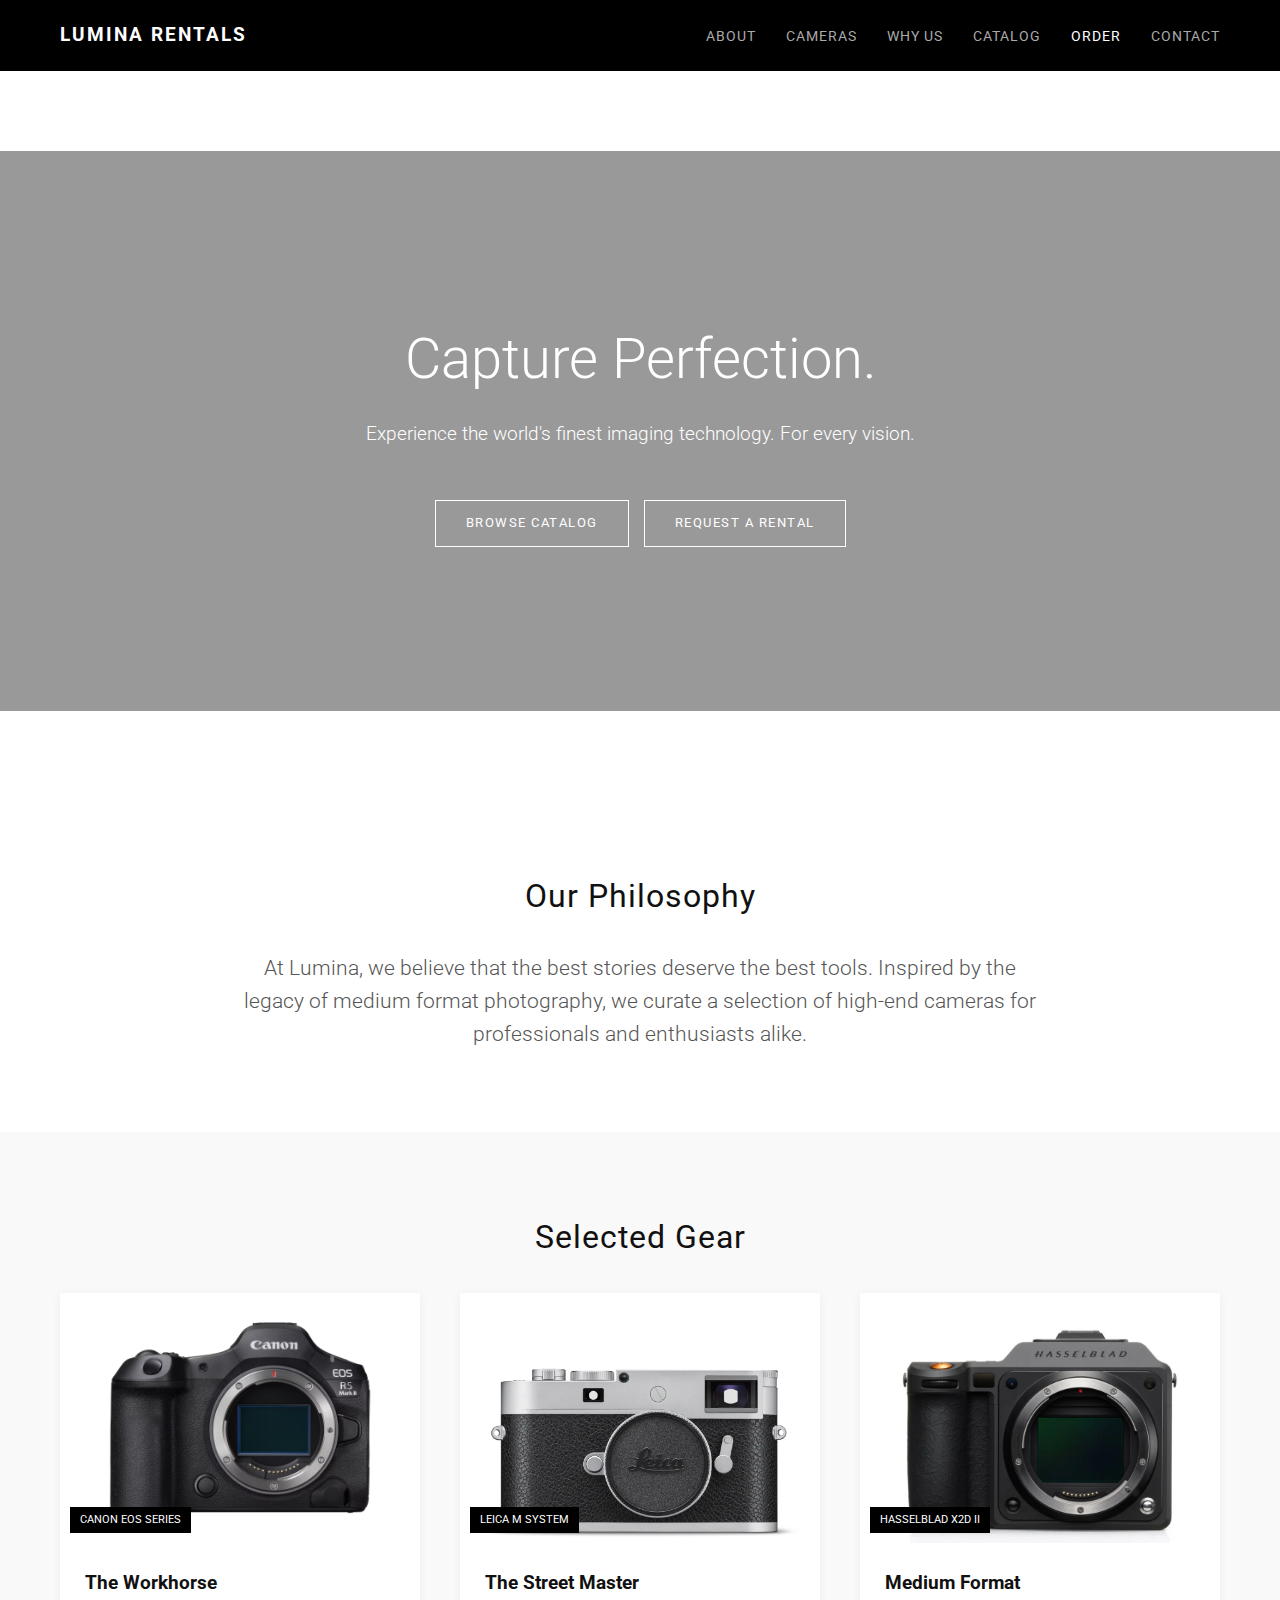
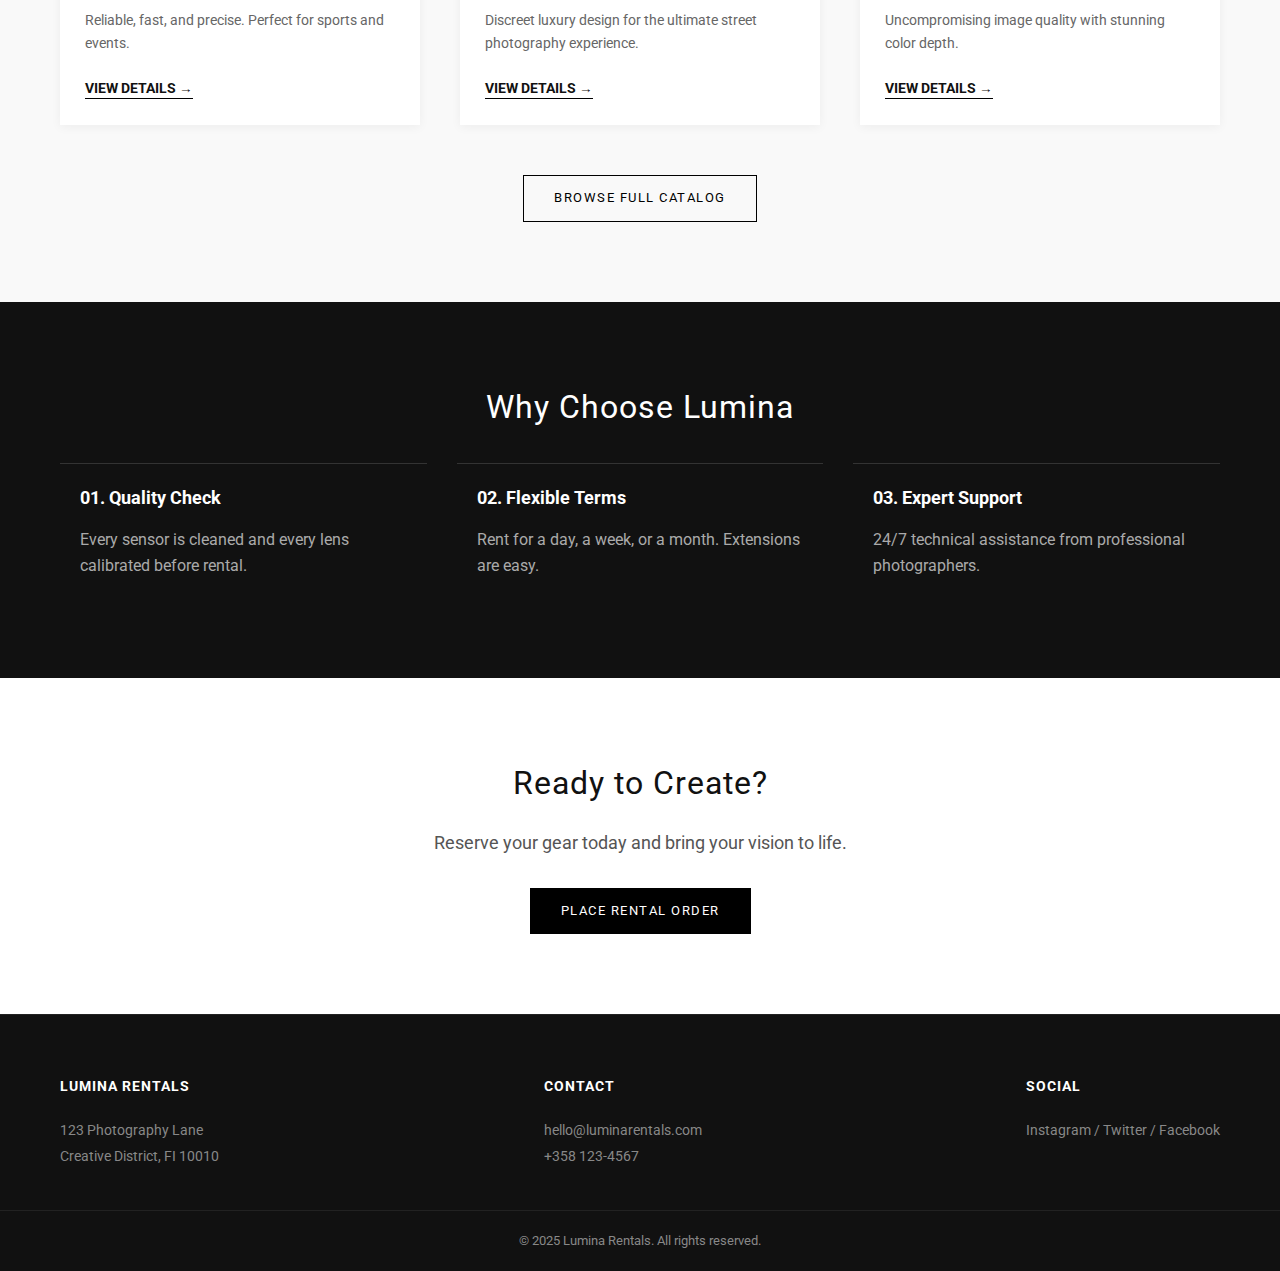
<file: index.html>
<!DOCTYPE html>
<html lang="en">
  <head>
    <meta charset="UTF-8" />
    <meta name="viewport" content="width=device-width, initial-scale=1.0" />
    <title>Lumina Rentals && Premium Camera Gear</title>
    <link rel="preconnect" href="https://fonts.googleapis.com" />
    <link rel="preconnect" href="https://fonts.gstatic.com" crossorigin />
    <link
      href="https://fonts.googleapis.com/css2?family=Roboto:wght@300;400;700&display=swap"
      rel="stylesheet"
    />

    <link rel="stylesheet" href="style.css" />
  </head>
  <body>
    <header id="navbar"></header>

    <main>
      <section id="hero">
        <div class="hero-overlay">
          <div class="hero-text">
            <h1>Capture Perfection.</h1>
            <p class="tagline">
              Experience the world's finest imaging technology. For every
              vision.
            </p>
            <div class="hero-actions">
              <a href="./catalog.html" class="btn-primary">Browse Catalog</a>
              <a href="./order.html" class="btn-secondary btn-light"
                >Request a Rental</a
              >
            </div>
          </div>
        </div>
      </section>

      <section id="about">
        <div class="container">
          <h2>Our Philosophy</h2>
          <p class="lead-text">
            At Lumina, we believe that the best stories deserve the best tools.
            Inspired by the legacy of medium format photography, we curate a
            selection of high-end cameras for professionals and enthusiasts
            alike.
          </p>
        </div>
      </section>

      <section id="products">
        <div class="container">
          <h2>Selected Gear</h2>
          <div class="product-grid">
            <article class="product-card">
              <figure>
                <img
                  src="./asset/eos-r5-mark-ii.png"
                  alt="Professional DSLR Camera"
                  id="canon"
                />
                <figcaption>Canon EOS Series</figcaption>
              </figure>
              <div class="card-details">
                <h3>The Workhorse</h3>
                <p>
                  Reliable, fast, and precise. Perfect for sports and events.
                </p>
                <a href="#" class="btn-text">View Details &rarr;</a>
              </div>
            </article>

            <article class="product-card">
              <figure>
                <img
                  src="./asset/leica.png.webp"
                  alt="Vintage Style Mirrorless Camera"
                />
                <figcaption>Leica M System</figcaption>
              </figure>
              <div class="card-details">
                <h3>The Street Master</h3>
                <p>
                  Discreet luxury design for the ultimate street photography
                  experience.
                </p>
                <a href="#" class="btn-text">View Details &rarr;</a>
              </div>
            </article>

            <article class="product-card">
              <figure>
                <img
                  src="./asset/hasselblad-x2d-ii-100c.webp"
                  alt="Medium Format Camera"
                  id="hasselblad"
                />
                <figcaption>Hasselblad X2D II</figcaption>
              </figure>
              <div class="card-details">
                <h3>Medium Format</h3>
                <p>Uncompromising image quality with stunning color depth.</p>
                <a href="#" class="btn-text">View Details &rarr;</a>
              </div>
            </article>
          </div>
          <div class="center-btn">
            <a href="./catalog.html" class="btn-secondary"
              >Browse Full Catalog</a
            >
          </div>
        </div>
      </section>

      <section id="features">
        <div class="container">
          <h2>Why Choose Lumina</h2>
          <div class="features-grid">
            <div class="feature-item">
              <h3>01. Quality Check</h3>
              <p>
                Every sensor is cleaned and every lens calibrated before rental.
              </p>
            </div>
            <div class="feature-item">
              <h3>02. Flexible Terms</h3>
              <p>Rent for a day, a week, or a month. Extensions are easy.</p>
            </div>
            <div class="feature-item">
              <h3>03. Expert Support</h3>
              <p>24/7 technical assistance from professional photographers.</p>
            </div>
          </div>
        </div>
      </section>

      <section id="cta">
        <div class="container">
          <h2>Ready to Create?</h2>
          <p>Reserve your gear today and bring your vision to life.</p>
          <a href="./order.html" class="btn-primary btn-inverted"
            >Place Rental Order</a
          >
        </div>
      </section>
    </main>

    <footer id="contact"></footer>

    <script src="loader.js"></script>
  </body>
</html>
</file>
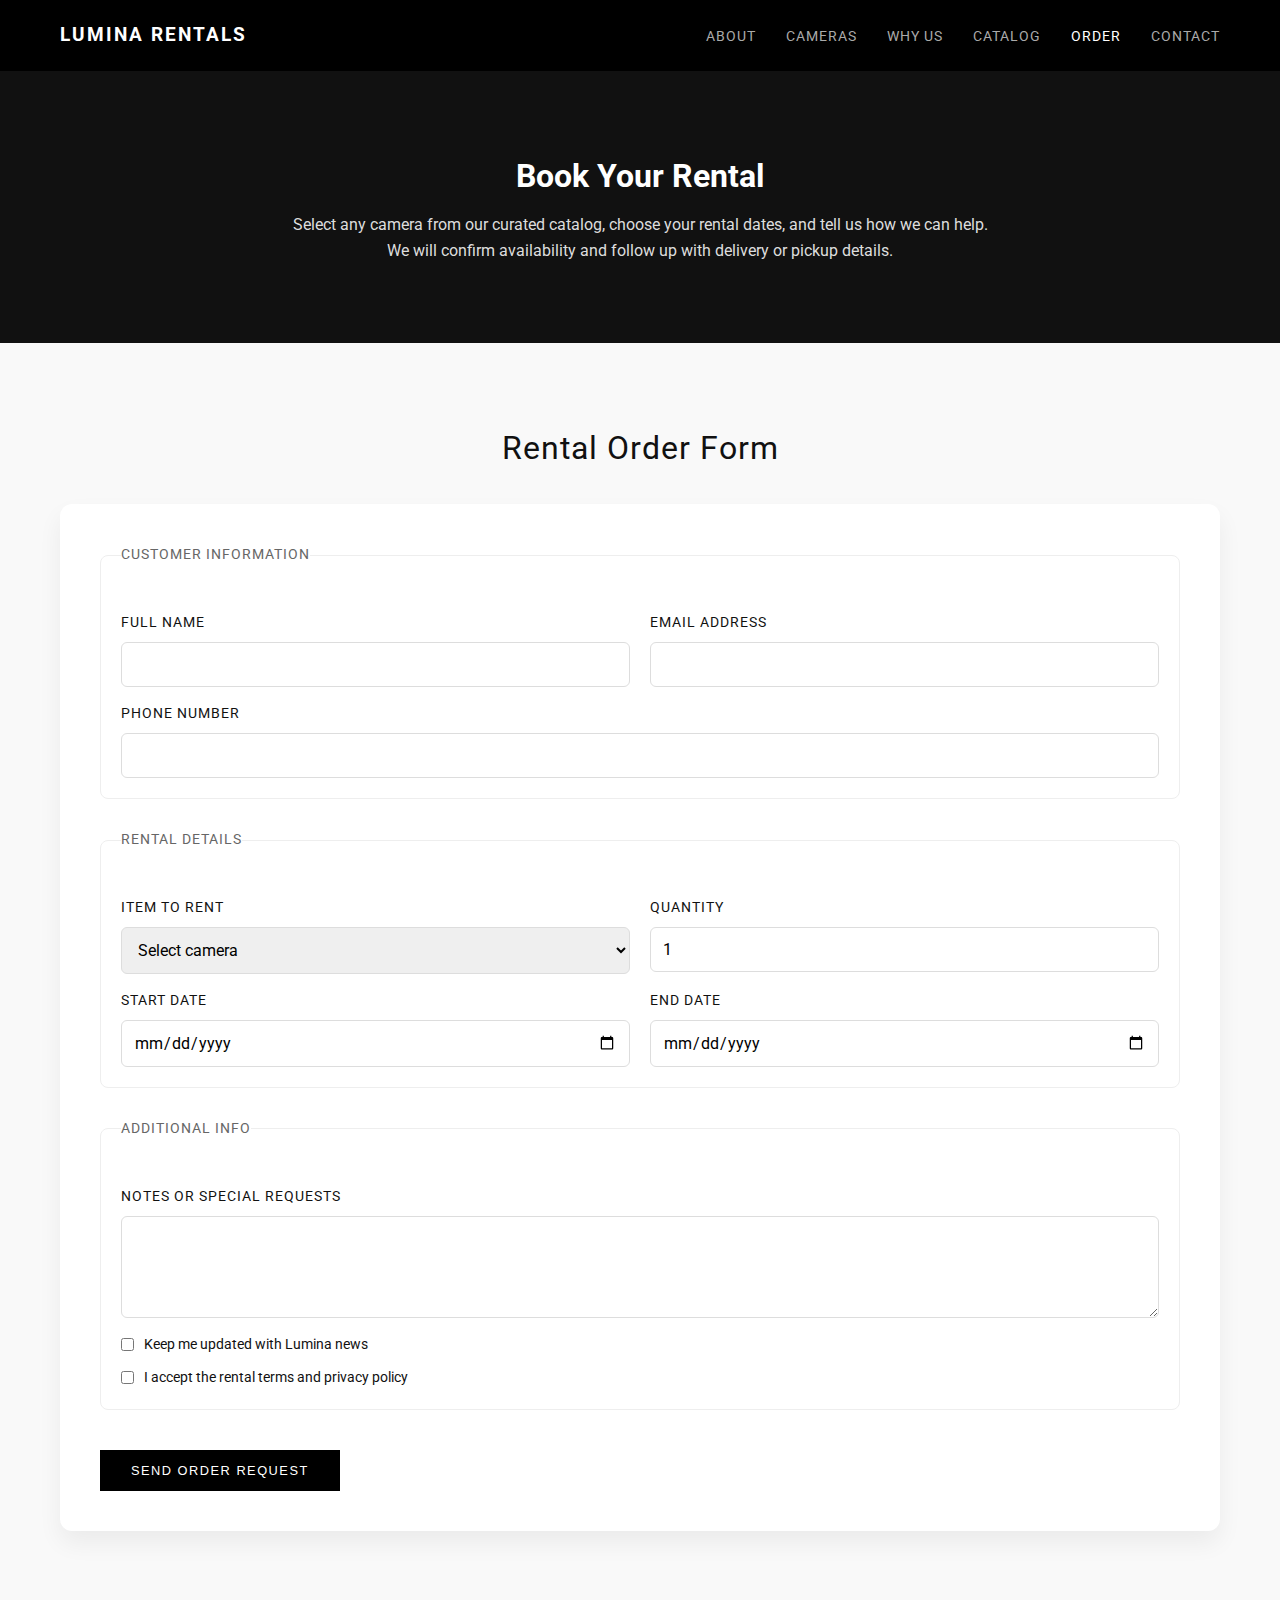
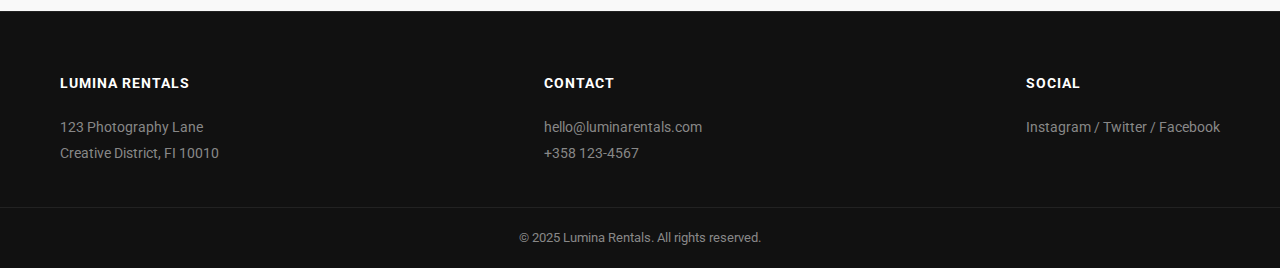
<file: order.html>
<!DOCTYPE html>
<html lang="en">
  <head>
    <meta charset="UTF-8" />
    <meta name="viewport" content="width=device-width, initial-scale=1.0" />
    <title>Rental Order | Lumina Rentals</title>
    <link rel="preconnect" href="https://fonts.googleapis.com" />
    <link rel="preconnect" href="https://fonts.gstatic.com" crossorigin />
    <link
      href="https://fonts.googleapis.com/css2?family=Roboto:wght@300;400;700&display=swap"
      rel="stylesheet"
    />
    <link rel="stylesheet" href="style.css" />
  </head>
  <body>
    <header id="navbar"></header>
    <main>
      <section id="order-hero">
        <div class="container">
          <h1>Book Your Rental</h1>
          <p>
            Select any camera from our curated catalog, choose your rental dates,
            and tell us how we can help. We will confirm availability and follow
            up with delivery or pickup details.
          </p>
        </div>
      </section>

      <section id="order-form">
        <div class="container">
          <h2>Rental Order Form</h2>
          <form class="order-form" action="#" method="post">
            <fieldset>
              <legend>Customer Information</legend>
              <div class="form-row">
                <div class="form-group">
                  <label for="fullName">Full name</label>
                  <input type="text" id="fullName" name="fullName" required />
                </div>
                <div class="form-group">
                  <label for="email">Email address</label>
                  <input type="email" id="email" name="email" required />
                </div>
              </div>
              <div class="form-row">
                <div class="form-group">
                  <label for="phone">Phone number</label>
                  <input type="tel" id="phone" name="phone" required />
                </div>
              </div>
            </fieldset>

            <fieldset>
              <legend>Rental Details</legend>
              <div class="form-row">
                <div class="form-group">
                  <label for="item">Item to rent</label>
                  <select id="item" name="item" required>
                    <option value="">Select camera</option>
                    <option value="sony-a9-iii">Sony A9 III</option>
                    <option value="canon-eos-r5-mark-ii">Canon EOS R5 Mark II</option>
                    <option value="canon-eos-r6-mark-iii">Canon EOS R6 Mark III</option>
                    <option value="fujifilm-x-t5">Fujifilm X-T5</option>
                    <option value="hasselblad-x2d-ii">Hasselblad X2D II 100C</option>
                    <option value="leica-m11-d">Leica M11-D</option>
                    <option value="nikon-z6-ii">Nikon Z6 II</option>
                    <option value="leica-q3">Leica Q3</option>
                    <option value="sony-a7-iv">Sony A7 IV</option>
                    <option value="hasselblad-x1d-ii">Hasselblad X1D II</option>
                  </select>
                </div>
                <div class="form-group">
                  <label for="quantity">Quantity</label>
                  <input
                    type="number"
                    id="quantity"
                    name="quantity"
                    min="1"
                    max="5"
                    value="1"
                    required
                  />
                </div>
              </div>
              <div class="form-row">
                <div class="form-group">
                  <label for="startDate">Start date</label>
                  <input type="date" id="startDate" name="startDate" required />
                </div>
                <div class="form-group">
                  <label for="endDate">End date</label>
                  <input type="date" id="endDate" name="endDate" required />
                </div>
              </div>
            </fieldset>

            <fieldset>
              <legend>Additional info</legend>
              <div class="form-row">
                <div class="form-group">
                  <label for="message">Notes or special requests</label>
                  <textarea id="message" name="message" rows="4"></textarea>
                </div>
              </div>
              <div class="checkbox-group">
                <label>
                  <input type="checkbox" name="newsletter" />
                  Keep me updated with Lumina news
                </label>
                <label>
                  <input type="checkbox" name="terms" required />
                  I accept the rental terms and privacy policy
                </label>
              </div>
            </fieldset>

            <button type="submit" class="btn-primary btn-inverted">
              Send order request
            </button>
          </form>
        </div>
      </section>
    </main>

    <footer id="contact"></footer>

    <script src="loader.js"></script>
  </body>
</html>
</file>
<file: style.css>
* {
  margin: 0;
  padding: 0;
  box-sizing: border-box;
}

body {
  font-family: "Roboto", sans-serif;
  color: #111;
  line-height: 1.6;
  background-color: #fff;
}

a {
  text-decoration: none;
  color: inherit;
  transition: opacity 0.3s ease;
}

a:hover {
  opacity: 0.7;
}

ul {
  list-style: none;
}

img {
  max-width: 100%;
  display: block;
}

.container {
  max-width: 1200px;
  margin: 0 auto;
  padding: 0 20px;
}

header {
  background-color: #000;
  color: #fff;
  padding: 20px 0;
  position: sticky;
  top: 0;
  z-index: 100;
}

.header-content {
  display: flex;
  justify-content: space-between;
  align-items: center;
}

.logo {
  font-size: 1.2rem;
  font-weight: bold;
  letter-spacing: 2px;
  text-transform: uppercase;
  cursor: pointer;
}

nav ul {
  display: flex;
  gap: 30px;
}

nav a {
  font-size: 0.9rem;
  text-transform: uppercase;
  letter-spacing: 1px;
  color: #aaa;
}

nav a:hover,
nav a.nav-cta {
  color: #fff;
}

#hero {
  height: 80vh;
  background-image: url("https://images.unsplash.com/photo-1516961642265-531546e84af2?ixlib=rb-4.0.3&auto=format&fit=crop&w=1920&q=80");
  background-size: cover;
  background-position: center 82%;
  display: flex;
  align-items: center;
  justify-content: center;
  position: relative;
  color: #fff;
}

.hero-overlay {
  background: rgba(0, 0, 0, 0.4);
  width: 100%;
  height: 100%;
  display: flex;
  align-items: center;
  justify-content: center;
  text-align: center;
}

.hero-text {
  max-width: 700px;
  padding: 20px;

  animation: fadeIn 1.5s ease-out;
}

.hero-actions {
  margin-top: 20px;
  display: inline-flex;
  gap: 15px;
  flex-wrap: wrap;
  justify-content: center;
}

.hero-text h1 {
  font-size: 3.5rem;
  margin-bottom: 15px;
  font-weight: 300;
}

.hero-text .tagline {
  font-size: 1.2rem;
  margin-bottom: 30px;
  font-weight: 300;
}

@keyframes fadeIn {
  from {
    opacity: 0;
    transform: translateY(20px);
  }
  to {
    opacity: 1;
    transform: translateY(0);
  }
}

.btn-primary {
  display: inline-block;
  padding: 12px 30px;
  border: 1px solid #fff;
  color: #fff;
  text-transform: uppercase;
  font-size: 0.8rem;
  letter-spacing: 1.5px;
  transition: all 0.3s ease;
}

.btn-primary:hover {
  background-color: #fff;
  color: #000;
  opacity: 1;
}

.btn-secondary {
  display: inline-block;
  padding: 12px 30px;
  border: 1px solid #000;
  color: #000;
  text-transform: uppercase;
  font-size: 0.8rem;
  letter-spacing: 1.5px;
}

.btn-secondary:hover {
  background-color: #000;
  color: #fff;
  opacity: 1;
}

.btn-light {
  border-color: #fff;
  color: #fff;
}

.btn-light:hover {
  background-color: #fff;
  color: #000;
}

section {
  padding: 80px 0;
}

section h2 {
  font-size: 2rem;
  text-align: center;
  margin-bottom: 30px;
  font-weight: 400;
  letter-spacing: 1px;
}

#about {
  background-color: #fff;
  text-align: center;
}

.lead-text {
  font-size: 1.3rem;
  max-width: 800px;
  margin: 0 auto;
  color: #555;
  font-weight: 300;
}

#products {
  background-color: #f9f9f9;
}

.product-grid {
  display: grid;
  grid-template-columns: repeat(auto-fit, minmax(300px, 1fr));
  gap: 40px;
  margin-bottom: 50px;
}

.product-card {
  background: #fff;
  box-shadow: 0 2px 10px rgba(0, 0, 0, 0.05);
  transition: transform 0.3s ease;
}

.product-card:hover {
  transform: translateY(-10px);
}

.product-card figure {
  height: 250px;
  overflow: hidden;
  position: relative;
}

.product-card img {
  width: 100%;
  height: 100%;
  object-fit: cover;
}

#canon {
  width: 80%;
  height: auto;
  position: absolute;
  top: 50%;
  left: 50%;
  transform: translate(-50%, -50%);
}

#hasselblad {
  position: absolute;
  top: 50%;
  left: 50%;
  transform: translate(-50%, -40%);
}

.product-card figcaption {
  position: absolute;
  bottom: 10px;
  left: 10px;
  background: #000;
  color: #fff;
  padding: 4px 10px;
  font-size: 0.7rem;
  text-transform: uppercase;
}

.card-details {
  padding: 25px;
}

.card-details h3 {
  font-size: 1.2rem;
  margin-bottom: 10px;
}

.card-details p {
  color: #666;
  font-size: 0.9rem;
  margin-bottom: 20px;
}

.btn-text {
  font-size: 0.85rem;
  font-weight: bold;
  text-transform: uppercase;
  border-bottom: 1px solid #000;
  padding-bottom: 2px;
}

.center-btn {
  text-align: center;
}

#features {
  background-color: #111;
  color: #fff;
}

.features-grid {
  display: flex;
  flex-wrap: wrap;
  justify-content: space-between;
  gap: 30px;
}

.feature-item {
  flex: 1 1 300px;
  padding: 20px;
  border-top: 1px solid #333;
}

.feature-item h3 {
  font-size: 1.1rem;
  margin-bottom: 15px;
  color: #fff;
}

.feature-item p {
  color: #aaa;
}

#cta {
  text-align: center;
  background-color: #fff;
}

#cta h2 {
  margin-bottom: 20px;
}

#cta p {
  margin-bottom: 30px;
  font-size: 1.1rem;
  color: #555;
}

.btn-inverted {
  background-color: #000;
  border-color: #000;
}

.btn-inverted:hover {
  background-color: transparent;
  color: #000;
}

#order-hero {
  background-color: #111;
  color: #fff;
  text-align: center;
}

#order-hero p {
  max-width: 700px;
  margin: 10px auto 0;
  color: #ddd;
}

#order-form {
  background-color: #f9f9f9;
}

.order-form {
  background: #fff;
  padding: 40px;
  border-radius: 12px;
  box-shadow: 0 12px 24px rgba(0, 0, 0, 0.06);
  display: flex;
  flex-direction: column;
  gap: 30px;
}

.order-form fieldset {
  border: 1px solid #eee;
  padding: 20px;
  border-radius: 8px;
}

.order-form legend {
  text-transform: uppercase;
  font-size: 0.85rem;
  letter-spacing: 1px;
  color: #666;
  margin-bottom: 10px;
}

.form-row {
  display: grid;
  grid-template-columns: repeat(auto-fit, minmax(220px, 1fr));
  gap: 20px;
  margin-top: 15px;
}

.form-group {
  display: flex;
  flex-direction: column;
  gap: 8px;
}

.form-group label {
  font-size: 0.9rem;
  text-transform: uppercase;
  letter-spacing: 1px;
}

.form-group input,
.form-group select,
.form-group textarea {
  padding: 12px;
  border: 1px solid #ddd;
  border-radius: 6px;
  font-size: 1rem;
  font-family: inherit;
}

.form-group textarea {
  resize: vertical;
}

.checkbox-group {
  display: flex;
  flex-direction: column;
  gap: 10px;
  margin-top: 15px;
}

.checkbox-group label {
  display: flex;
  align-items: center;
  gap: 10px;
  font-size: 0.9rem;
}

.order-form button {
  align-self: flex-start;
  margin-top: 10px;
}

footer {
  background-color: #111;
  color: #888;
  padding: 60px 0 20px;
  border-top: 1px solid #222;
}

.footer-content {
  display: flex;
  flex-wrap: wrap;
  justify-content: space-between;
  gap: 40px;
  margin-bottom: 40px;
}

.footer-column h4 {
  color: #fff;
  margin-bottom: 20px;
  font-size: 0.9rem;
  text-transform: uppercase;
  letter-spacing: 1px;
}

.footer-column p {
  font-size: 0.9rem;
  line-height: 1.8;
}

.footer-bottom {
  text-align: center;
  font-size: 0.8rem;
  padding-top: 20px;
  border-top: 1px solid #222;
}

@media (max-width: 768px) {
  .header-content {
    flex-direction: column;
    gap: 15px;
  }

  nav ul {
    gap: 15px;
  }

  .hero-text h1 {
    font-size: 2.5rem;
  }

  .hero-actions {
    flex-direction: column;
  }

  .order-form {
    padding: 25px;
  }

  .features-grid {
    flex-direction: column;
  }

  .footer-content {
    flex-direction: column;
  }
}
</file>
